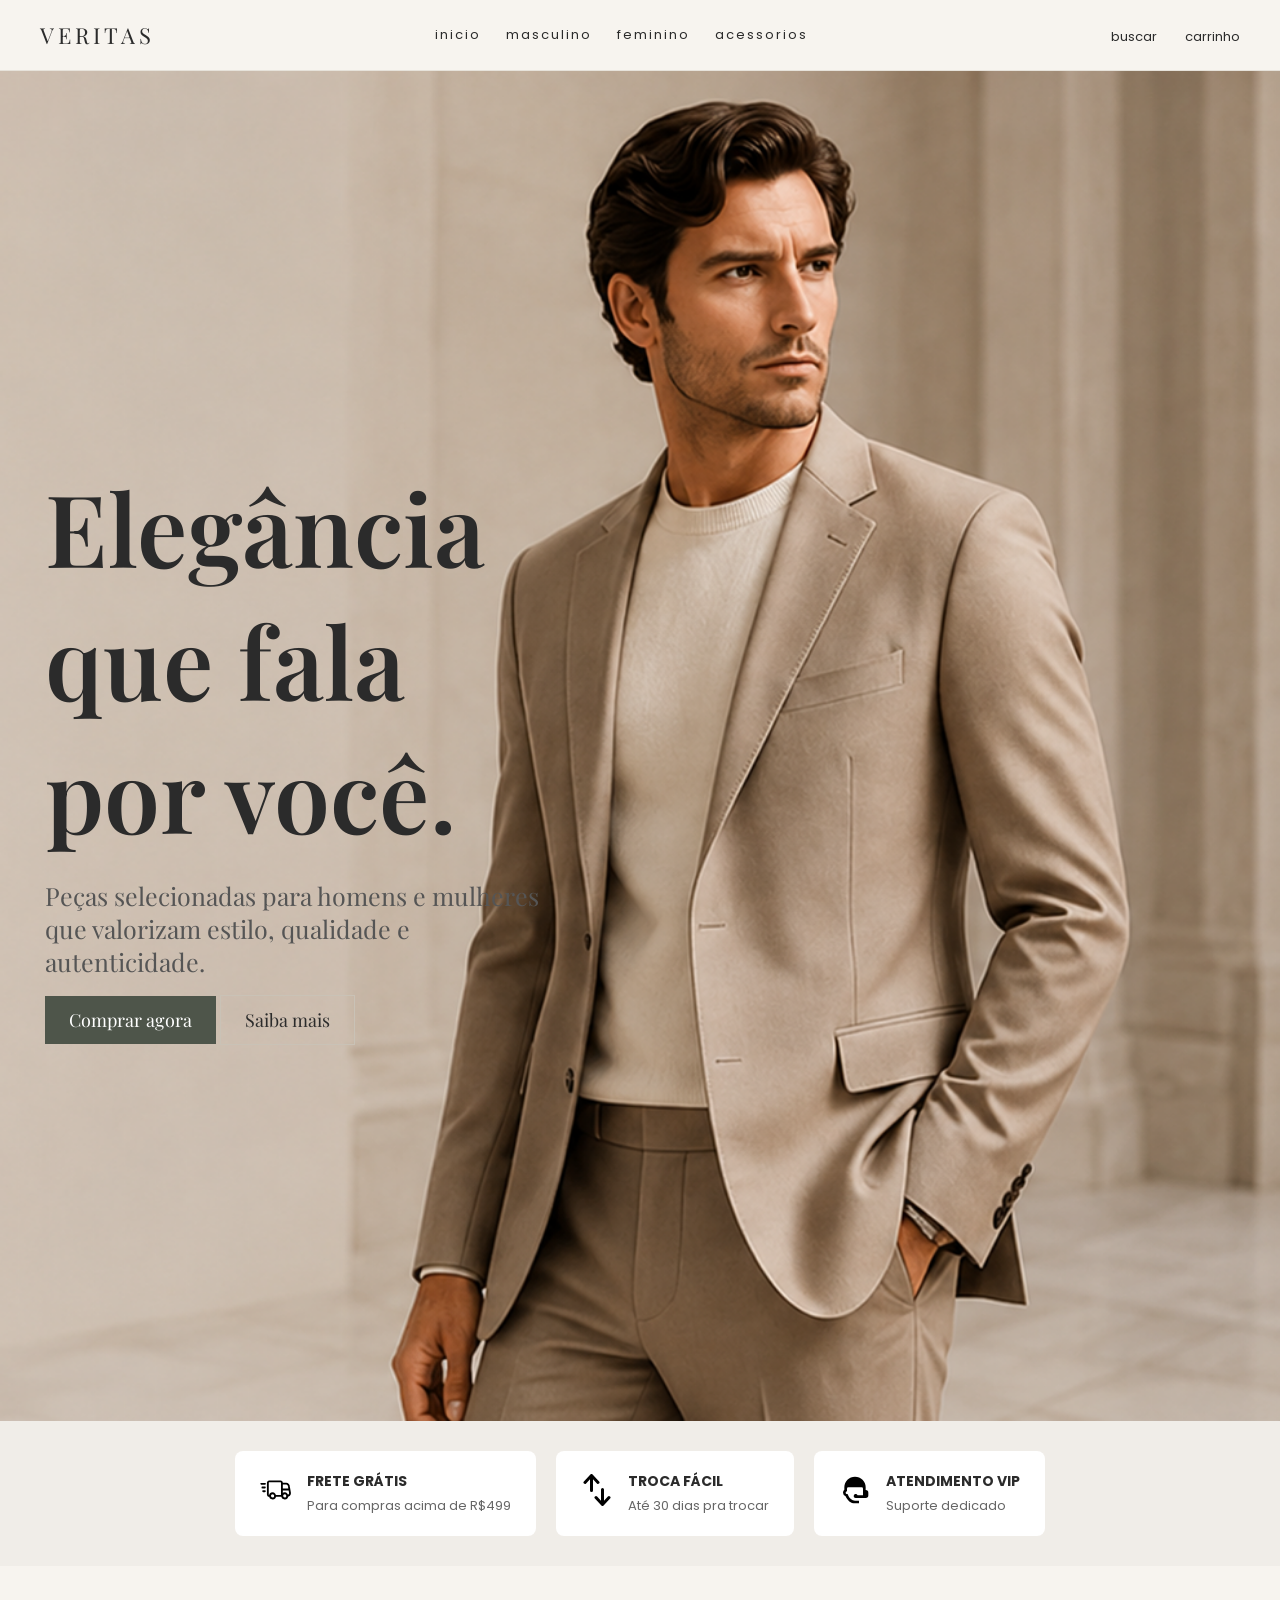
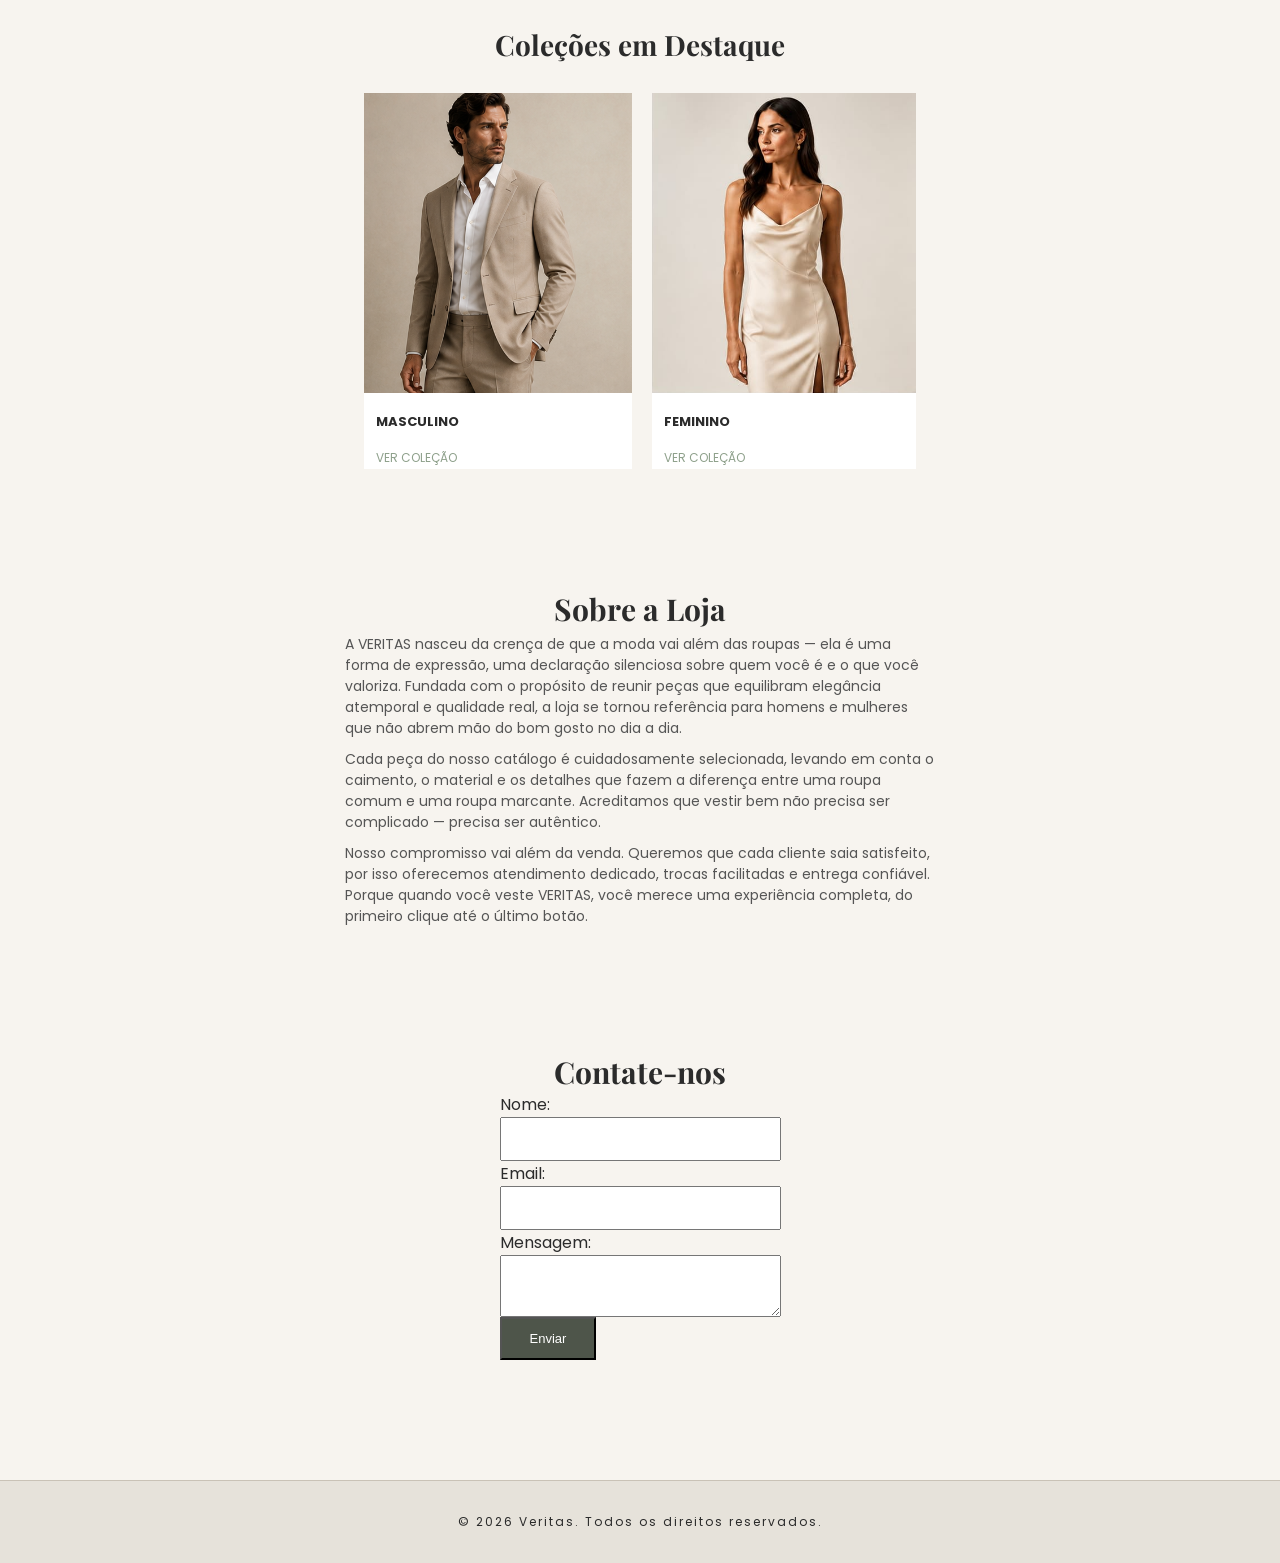
<file: index.html>
<!DOCTYPE html>
<html lang="en">

<head>
    <meta charset="UTF-8">
    <meta name="viewport" content="width=device-width, initial-scale=1.0">
    <title>Veritas</title>
    <link rel="stylesheet" href="assents/css/indexstyle.css">
</head>

<body>

    <header>
        <a href="index.html" class="logo">VERITAS</a>
        <nav>
            <a href="index.html">inicio</a>
            <a href="catalogo.html">masculino</a>
            <a href="catalogo.html">feminino</a>
            <a href="catalogo.html">acessorios</a>
        </nav>
        <div class="header-icones">
            <a href="#">buscar</a>
            <a href="carrinho.html">carrinho</a>
        </div>
    </header>

    <main>

        <section class="hero">
            <div class="hero-content">
                <h1>Elegância que fala por você.</h1>
                <p>Peças selecionadas para homens e mulheres que valorizam estilo, qualidade e autenticidade.</p>
                <div class="hero-botoes">
                    <a href="#" class="btn-primario">Comprar agora</a>
                    <a href="#" class="btn-secundario">Saiba mais</a>
                </div>
            </div>
        </section>

        <section class="beneficios">
            <div class="beneficio-item">
                <div class="beneficio-icone"><img src="assents/icons/frete.svg" alt="Frete grátis"></div>
                <div>
                    <h3>Frete grátis</h3>
                    <p>Para compras acima de R$499</p>
                </div>
            </div>
            <div class="beneficio-item">
                <div class="beneficio-icone"><img src="assents/icons/swap.svg" alt="Troca fácil"></div>
                <div>
                    <h3>Troca fácil</h3>
                    <p>Até 30 dias pra trocar</p>
                </div>
            </div>
            <div class="beneficio-item">
                <div class="beneficio-icone"><img src="assents/icons/support.svg" alt="Atendimento VIP"></div>
                <div>
                    <h3>Atendimento VIP</h3>
                    <p>Suporte dedicado</p>
                </div>
            </div>
        </section>

        <section class="colecoes">
            <h2>Coleções em Destaque</h2>
            <div class="colecoes-cards">
                <div class="colecao-card">
                    <img src="assents/images/colMasc.png" alt="Coleção Masculina">
                    <h3>MASCULINO</h3>
                    <a href="#">VER COLEÇÃO</a>
                </div>
                <div class="colecao-card">
                    <img src="assents/images/colFem.png" alt="Coleção Feminina">
                    <h3>FEMININO</h3>
                    <a href="#">VER COLEÇÃO</a>
                </div>
            </div>
        </section>

        <section class="sobre">
            <h2>Sobre a Loja</h2>
            <p>A VERITAS nasceu da crença de que a moda vai além das roupas — ela é uma forma de expressão, uma declaração silenciosa sobre quem você é e o que você valoriza. Fundada com o propósito de reunir peças que equilibram elegância atemporal e qualidade real, a loja se tornou referência para homens e mulheres que não abrem mão do bom gosto no dia a dia.</p>
            <p>Cada peça do nosso catálogo é cuidadosamente selecionada, levando em conta o caimento, o material e os detalhes que fazem a diferença entre uma roupa comum e uma roupa marcante. Acreditamos que vestir bem não precisa ser complicado — precisa ser autêntico.</p>
            <p>Nosso compromisso vai além da venda. Queremos que cada cliente saia satisfeito, por isso oferecemos atendimento dedicado, trocas facilitadas e entrega confiável. Porque quando você veste VERITAS, você merece uma experiência completa, do primeiro clique até o último botão.</p>
        
          </section>

        <section class="contato">
            <h2>Contate-nos</h2>
            <form action="#" method="post">
                <label for="name">Nome:</label>
                <input type="text" id="name" name="name" required>
                <label for="email">Email:</label>
                <input type="email" id="email" name="email" required>
                <label for="message">Mensagem:</label>
                <textarea id="message" name="message" required></textarea>
                <button type="submit">Enviar</button>
            </form>
        </section>

    </main>

    <footer>
        <p>&copy; 2026 Veritas. Todos os direitos reservados.</p>
    </footer>

    <script src="assents/js/index.js"></script>
</body>
</html>
</file>
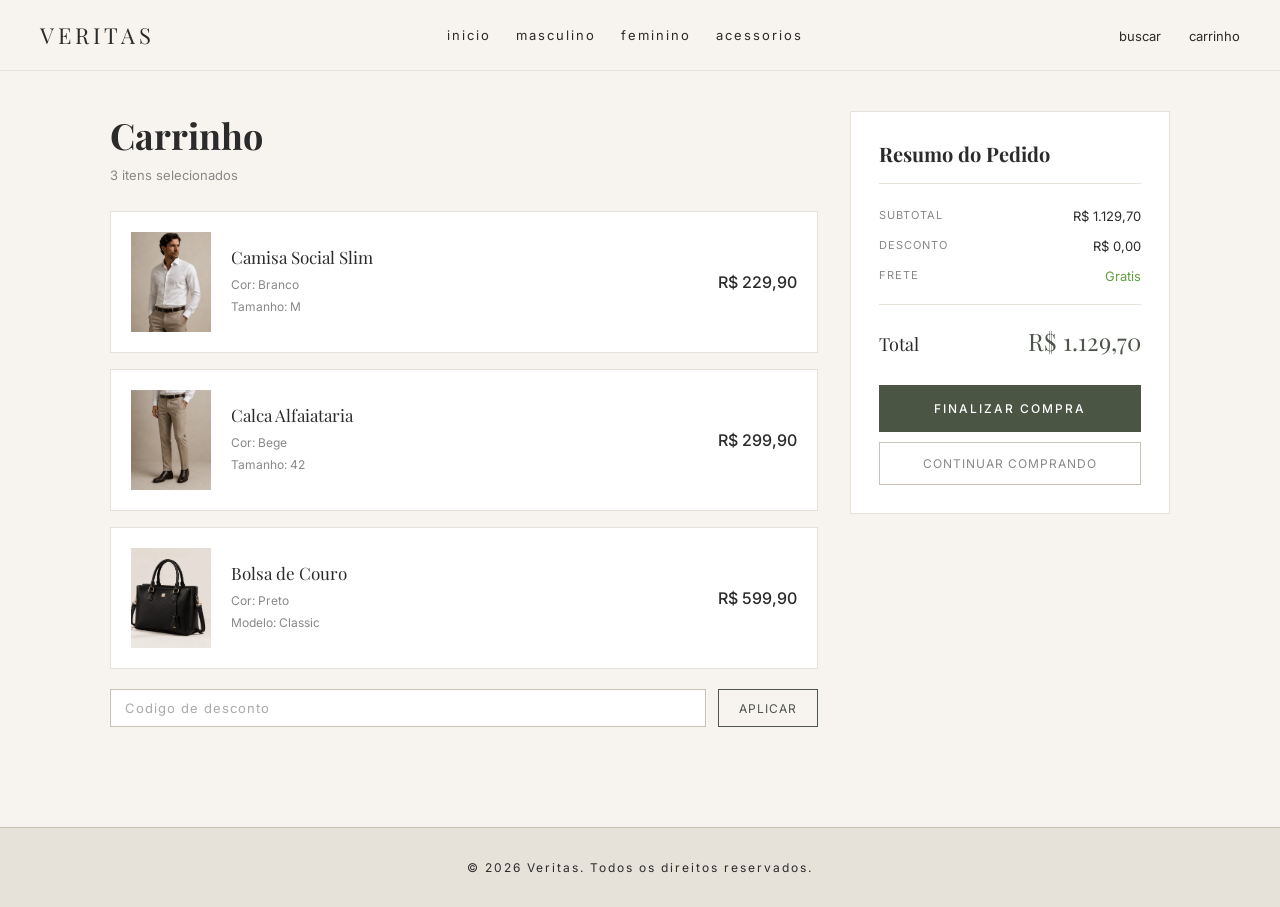
<file: carrinho.html>
<!DOCTYPE html>
<html lang="pt-BR">

<head>
    <meta charset="UTF-8">
    <meta name="viewport" content="width=device-width, initial-scale=1.0">
    <title>VERITAS — Carrinho</title>
    <link rel="stylesheet" href="assents/css/carrinhostyle.css">
</head>

<body>


    <header>
        <a href="index.html" class="logo">VERITAS</a>
        <nav>
            <a href="index.html">inicio</a>
            <a href="catalogo.html">masculino</a>
            <a href="catalogo.html">feminino</a>
            <a href="catalogo.html">acessorios</a>
        </nav>
        <div class="header-icones">
            <a href="#">buscar</a>
            <a href="carrinho.html">carrinho</a>
        </div>
    </header>


    <div class="container">


        <div class="coluna-esquerda">

            <h1>Carrinho</h1>
            <p class="subtitulo">3 itens selecionados</p>


            <div class="item">
                <div class="item-foto">
                    <img src="assents/images/camisa.jpeg" alt="Camisa Social Slim">
                </div>
                <div class="item-info">
                    <div class="item-nome">Camisa Social Slim</div>
                    <div class="item-detalhe">
                        Cor: Branco<br>
                        Tamanho: M
                    </div>
                </div>
                <div class="item-preco">R$ 229,90</div>
            </div>


            <div class="item">
                <div class="item-foto">
                    <img src="assents/images/calça.jpeg" alt="Calca Alfaiataria">
                </div>
                <div class="item-info">
                    <div class="item-nome">Calca Alfaiataria</div>
                    <div class="item-detalhe">
                        Cor: Bege<br>
                        Tamanho: 42
                    </div>
                </div>
                <div class="item-preco">R$ 299,90</div>
            </div>


            <div class="item">
                <div class="item-foto">
                    <img src="assents/images/bolsa.jpeg" alt="Bolsa de Couro">
                </div>
                <div class="item-info">
                    <div class="item-nome">Bolsa de Couro</div>
                    <div class="item-detalhe">
                        Cor: Preto<br>
                        Modelo: Classic
                    </div>
                </div>
                <div class="item-preco">R$ 599,90</div>
            </div>


            <div class="cupom">
                <input type="text" placeholder="Codigo de desconto">
                <button class="btn-cupom">Aplicar</button>
            </div>

        </div>


        <div class="coluna-direita">
            <div class="resumo">

                <h2>Resumo do Pedido</h2>

                <div class="resumo-linha">
                    <span class="label">Subtotal</span>
                    <span class="valor">R$ 1.129,70</span>
                </div>

                <div class="resumo-linha">
                    <span class="label">Desconto</span>
                    <span class="valor">R$ 0,00</span>
                </div>

                <div class="resumo-linha">
                    <span class="label">Frete</span>
                    <span class="valor-frete">Gratis</span>
                </div>

                <hr class="divisor">

                <div class="total-linha">
                    <span class="total-label">Total</span>
                    <span class="total-valor">R$ 1.129,70</span>
                </div>

                <button class="btn-finalizar">Finalizar Compra</button>
                <button class="btn-continuar">Continuar Comprando</button>

            </div>
        </div>

    </div>
    <footer>
        <p>&copy; 2026 Veritas. Todos os direitos reservados.</p>
    </footer>
</body>

</html>
</file>
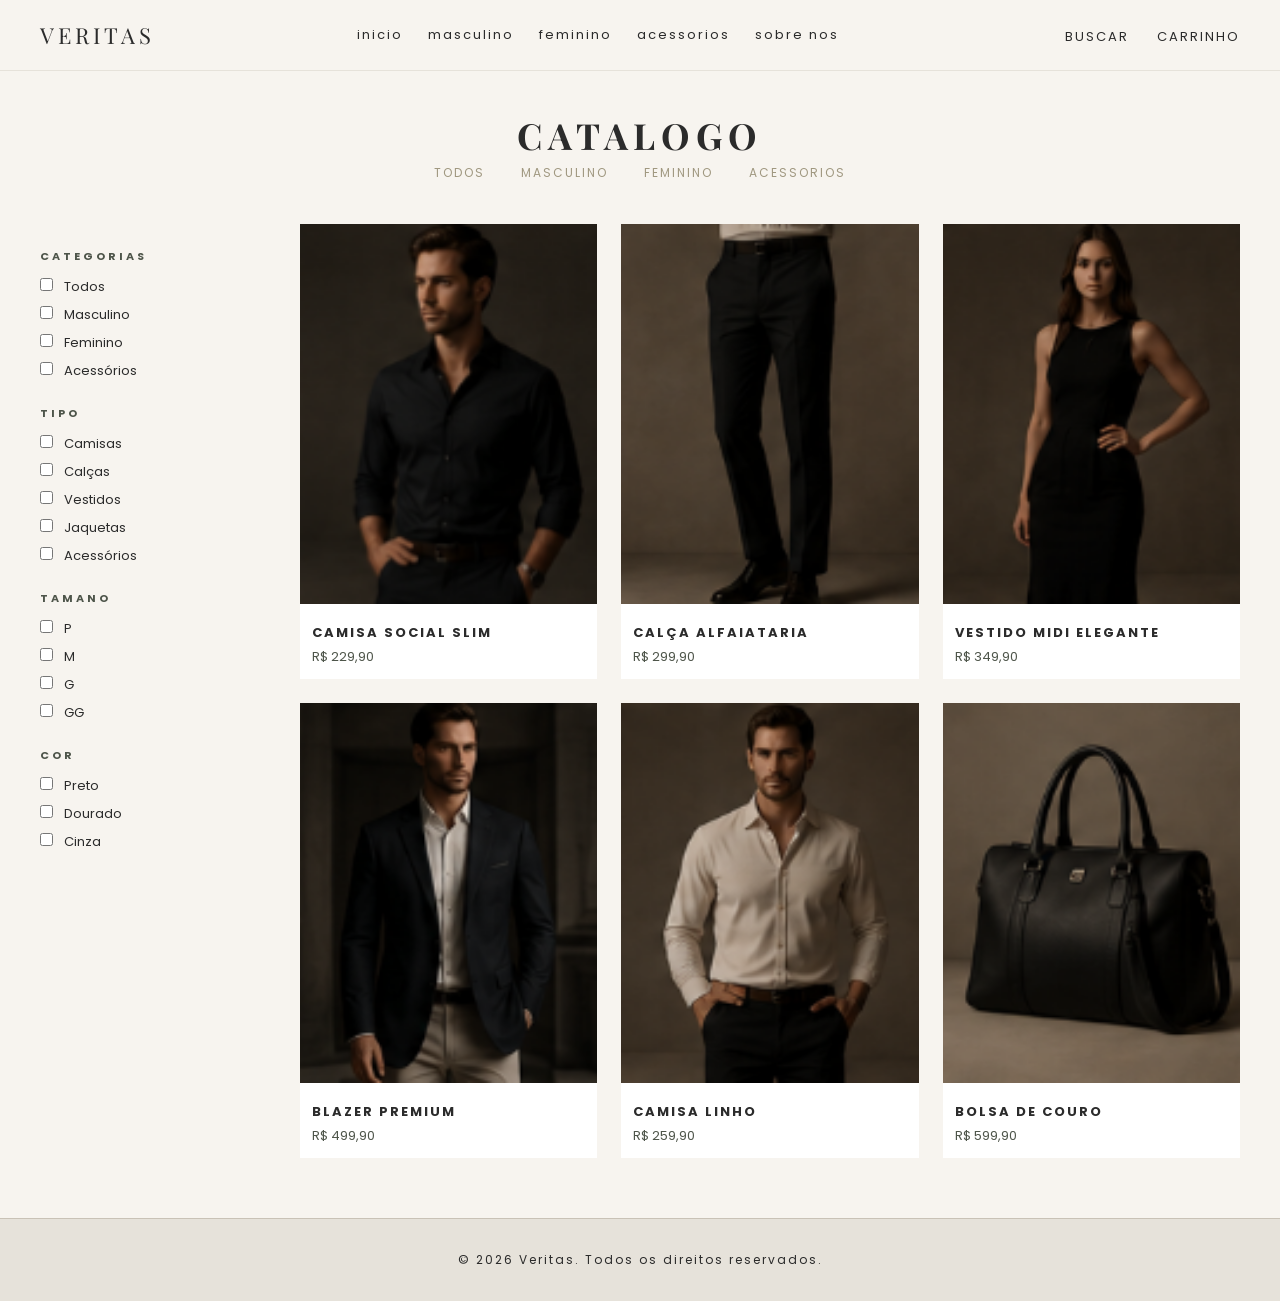
<file: catalogo.html>
<!DOCTYPE html>
<html lang="pt-br">
<head>
    <meta charset="UTF-8">
    <meta name="viewport" content="width=device-width, initial-scale=1.0">
    <title>Veritas</title>
    <link rel="stylesheet" href="assents/css/catalogostyle.css">
</head>
<body>
    <header>

        <a href="index.html" class="logo">VERITAS</a>
        <nav>
            <a href="index.html" class="inicio">inicio</a>
            <a href="catalogo.html" class="masculino">masculino</a>
            <a href="catalogo.html" class="feminino">feminino</a>
            <a href="catalogo.html" class="acessorios">acessorios</a>
            <a href="" class="sobre-nos">sobre nos</a>
        </nav>

        <div class="header-icones">
            <a href="#">buscar</a>
            <a href="carrinho.html">carrinho</a>

        </div>

    </header>

    <main>
        <div class="catalogo-topo">
            <h1>CATALOGO</h1>
            <a href="#" class="todos aba" data-categoria="todos">todos</a>
            <a href="#" class="masculino aba" data-categoria="masculino">masculino</a>
            <a href="#" class="feminino aba" data-categoria="feminino">feminino</a>
            <a href="#" class="acessorios aba" data-categoria="acessorios">acessorios</a>
        </div>

        <div class="catalogo-corpo">
            <aside>
                <h3>CATEGORIAS</h3>
                    <label><input type="checkbox"> Todos</label>
                    <label><input type="checkbox"> Masculino</label>
                    <label><input type="checkbox"> Feminino</label>
                    <label><input type="checkbox"> Acessórios</label>

                <h3>TIPO</h3>
                    <label><input type="checkbox" data-tipo="camisas"> Camisas</label>
                    <label><input type="checkbox" data-tipo="calcas"> Calças</label>
                    <label><input type="checkbox" data-tipo="vestidos"> Vestidos</label>
                    <label><input type="checkbox" data-tipo="jaquetas"> Jaquetas</label>
                    <label><input type="checkbox" data-tipo="acessorios"> Acessórios</label>

                <h3>TAMANO</h3>
                    <label><input type="checkbox"> P</label>
                    <label><input type="checkbox"> M</label>
                    <label><input type="checkbox"> G</label>
                    <label><input type="checkbox"> GG</label>

                <h3>COR</h3>
                    <label><input type="checkbox"> Preto</label>
                    <label><input type="checkbox"> Dourado</label>
                    <label><input type="checkbox"> Cinza</label>                
            </aside>
        

        <div class="produtos-corpo">
            <div class="card masculino camisas">
                <img src="assents/images/camisa-social-slim.jpg.png" alt="CAMISA SOCIAL SLIM">
                <h3>CAMISA SOCIAL SLIM</h3>
                <p>R$ 229,90</p>
            </div>

            <div class="card masculino calças">
                <img src="assents/images/calça-alfaiataria.jpg.png" alt="CALÇA ALFAIATARIA">
                <h3>CALÇA ALFAIATARIA</h3>
                <p>R$ 299,90</p>
            </div>

             <div class="card feminino vestidos">
                <img src="assents/images/vestido-midi-elegante.jpg.png" alt="VESTIDO MIDI ELEGANTE">
                <h3>VESTIDO MIDI ELEGANTE</h3>
                <p>R$ 349,90</p>
            </div>

             <div class="card masculino jaquetas">
                <img src="assents/images/blazer-premium.jpg.png" alt="BLAZER PREMIUM">
                <h3>BLAZER PREMIUM</h3>
                <p>R$ 499,90</p>
            </div>

             <div class="card masculino camisas">
                <img src="assents/images/camisa-linho.jpg.png" alt="CAMISA LINHO">
                <h3>CAMISA LINHO</h3>
                <p>R$ 259,90</p>
            </div>

             <div class="card acessorios">
                <img src="assents/images/bolsa-de-couro.jpg.png" alt="BOLSA DE COURO">
                <h3>BOLSA DE COURO</h3>
                <p>R$ 599,90</p>
            </div>

        </div>


    </main>

    <footer>
  <p>&copy; 2026 Veritas. Todos os direitos reservados.</p>
</footer>
<script src="assents/js/catalogo.js"></script>    
</body>
</html>
</file>
<file: assents/css/indexstyle.css>
@import url('https://fonts.googleapis.com/css2?family=Playfair+Display:wght@400;700&family=Poppins:wght@300;400;500&display=swap');

* {
  margin: 0;
  padding: 0;
  box-sizing: border-box;
}

body {
  background-color: #F7F4EF;
  color: #2B2B2B;
  font-family: 'Poppins', sans-serif;
}

header {
  position: sticky;
  top: 0;
  z-index: 1000;
  background-color: #F7F4EF;
  display: flex;
  justify-content: space-between;
  align-items: center;
  padding: 20px 40px;
  border-bottom: 1px solid #E6E2DA;
}

.logo {
  font-family: 'Playfair Display', serif;
  font-size: 22px;
  color: #2B2B2B;
  text-decoration: none;
  letter-spacing: 4px;
}

nav {
  display: flex;
  gap: 25px;
}

nav a {
  color: #2B2B2B;
  text-decoration: none;
  font-size: 13px;
  letter-spacing: 2px;
}

nav a:hover {
  color: #4E554A;
}

.header-icones a {
  color: #2B2B2B;
  text-decoration: none;
  font-size: 13px;
  margin-left: 24px;
}

.hero {
  font-family: Playfair Display;
  height: 150vh;
  background-image: url("../images/teste.png"); 
  background-size: cover;
  background-position: right center;
  background-repeat: no-repeat;
  display: flex;
  align-items: center;
  padding: 45px;
}

.hero-content {
  max-width: 500px;
}

.hero-content h1 {
  font-size: 100px;
  margin-bottom: 20px;
  font-weight:600;
}

.hero-content p {
  font-size: 25px;
  margin-bottom: 30px;
  color: #555;
}

.btn-primario {
  padding: 12px 24px;
  background: #4E554A;
  color: white;
  text-decoration: none;
  font-size: 18px;
}

.btn-secundario {
  padding: 12px 24px;
  border: 1px solid #C9C2B6;
  color: #2B2B2B;
  text-decoration: none;
  font-size: 18px;
}

.header-rolado {
  background-color: #e8e4de;
  box-shadow: 0 2px 8px rgba(0, 0, 0, 0.08);
  transition: all 0.3s ease;
}

#btn-topo {
  position: fixed;
  bottom: 30px;
  right: 30px;
  background: #4E554A;
  color: white;
  border: none;
  padding: 12px 16px;
  font-size: 18px;
  cursor: pointer;
}

.form-sucesso {
  color: #4E554A;
  font-size: 15px;
  text-align: center;
  padding: 20px;
}

.beneficios {
  display: flex;
  justify-content: center;
  gap: 20px;
  padding: 30px 40px;
  background: #F0EDE8;
}

.beneficio-item {
  display: flex;
  align-items: center;
  gap: 15px;
  background: white;
  padding: 20px 25px;
  border-radius: 8px;
}

.beneficio-icone img {
  width: 32px;
  height: 32px;
}

.beneficio-item h3 {
  font-size: 14px;
  text-transform: uppercase;
  margin-bottom: 4px;
}

.beneficio-item p {
  font-size: 13px;
  color: #666;
}



.colecoes {
  display: flex;
  flex-direction: column;
  align-items: center;
  padding: 60px 40px;
}

.colecoes h2 {
  font-family: 'Playfair Display', serif;
  font-size: 28px;
    margin-bottom: 30px;
}
.colecoes-cards {
  display: flex;
  gap: 20px;
  
}
.colecao-card {
  background: white;
  cursor: pointer;
}

.colecao-card img {
  width: 100%;
  height: 300px;
}

.colecao-card h3 {
  font-size: 13px;
  padding: 12px 12px;
}

.colecao-card a {
  padding: 0 12px;
  font-size: 12px;
  color: #8FA18C;
  text-decoration: none;
}

.sobre {
  display: flex;
  flex-direction: column;
  align-items: center;
  padding: 60px 40px;
}

.sobre h2 {
  font-family: 'Playfair Display', serif;
  font-size: 30px;
}

.sobre p {
  padding: 5px;
  font-size: 14px;
  color: #555;
  max-width: 600px;
}

.contato {
  display: flex;
  flex-direction: column;
  align-items: center;
  padding: 60px 40px;
}

.contato h2 {
  font-family: 'Playfair Display', serif;
  font-size: 30px;
}

.contato input,


.contato textarea {
  width: 100%;
  padding: 10px;
  font-family: 'Poppins', sans-serif;
  color: #2B2B2B;
  display: flex;
}

.contato button {
  padding: 12px 28px;
  background: #4E554A;
  color: white;
  font-size: 13px;
  cursor: pointer;
}

footer {
  background-color: #E6E2DA;
  text-align: center;
  padding: 32px;
  margin-top: 60px;
  border-top: 1px solid #C9C2B6;
  font-size: 12px;
  color: #2B2B2B;
  letter-spacing: 2px;
}
</file>
<file: assents/css/carrinhostyle.css>
@import url('https://fonts.googleapis.com/css2?family=Playfair+Display:wght@400;700&family=Inter:wght@300;400;500&display=swap');


* {
    margin: 0;
    padding: 0;
    box-sizing: border-box;
}


body {
    background-color: #F7F4EF;
    color: #2B2B2B;
    font-family: 'Inter', sans-serif;
}


header {
  background-color: #F7F4EF;
  display: flex;
  justify-content: space-between;
  align-items: center;
  padding: 20px 40px;
  border-bottom: 1px solid #E6E2DA;
}

.logo {
  font-family: 'Playfair Display', serif;
  font-size: 22px;
  color: #2B2B2B;
  text-decoration: none;
  letter-spacing: 4px;
}

nav {
  display: flex;
  gap: 25px;
}

nav a {
  color: #2B2B2B;
  text-decoration: none;
  font-size: 13px;
  letter-spacing: 2px;
}

nav a:hover {
  color: #4E554A;
}

.header-icones a {
  color: #2B2B2B;
  text-decoration: none;
  font-size: 13px;
  margin-left: 24px;
}

.container {
    max-width: 1100px;
    margin: 0 auto;
    padding: 40px 20px;
    display: flex;
    gap: 32px;
}


h1 {
    font-family: 'Playfair Display', serif;
    font-size: 36px;
    color: #2B2B2B;
    margin-bottom: 8px;
}

.subtitulo {
    font-size: 13px;
    color: #888;
    margin-bottom: 28px;
}


.coluna-esquerda {
    flex: 1;
}


.item {
    background-color: #FFFFFF;
    border: 1px solid #E6E2DA;
    padding: 20px;
    margin-bottom: 16px;
    display: flex;
    gap: 20px;
    align-items: center;
}

.item-foto {
    width: 80px;
    height: 100px;
    background-color: #E6E2DA;
    flex-shrink: 0;
    overflow: hidden;
}

.item-foto img {
    width: 100%;
    height: 100%;
    object-fit: cover;
}

.item-info {
    flex: 1;
}

.item-nome {
    font-family: 'Playfair Display', serif;
    font-size: 17px;
    color: #2B2B2B;
    margin-bottom: 6px;
}

.item-detalhe {
    font-size: 12px;
    color: #888;
    line-height: 1.8;
}

.item-preco {
    font-size: 16px;
    color: #2B2B2B;
    font-weight: 500;
    min-width: 90px;
    text-align: right;
}



.cupom {
    display: flex;
    gap: 12px;
    margin-top: 20px;
}

.cupom input {
    flex: 1;
    background: #FFFFFF;
    border: 1px solid #C9C2B6;
    color: #2B2B2B;
    padding: 10px 14px;
    font-family: 'Inter', sans-serif;
    font-size: 13px;
    outline: none;
}

.cupom input:focus {
    border-color: #4E554A;
}

.cupom input::placeholder {
    color: #AAAAAA;
    letter-spacing: 1px;
}

.btn-cupom {
    padding: 10px 20px;
    background: transparent;
    border: 1px solid #4E554A;
    color: #4E554A;
    font-family: 'Inter', sans-serif;
    font-size: 12px;
    letter-spacing: 1px;
    text-transform: uppercase;
    cursor: pointer;
}

.btn-cupom:hover {
    background-color: #4E554A;
    color: #FFFFFF;
}


.coluna-direita {
    width: 320px;
    flex-shrink: 0;
}

.resumo {
    background-color: #FFFFFF;
    border: 1px solid #E6E2DA;
    padding: 28px;
}

.resumo h2 {
    font-family: 'Playfair Display', serif;
    font-size: 20px;
    color: #2B2B2B;
    margin-bottom: 24px;
    padding-bottom: 16px;
    border-bottom: 1px solid #E6E2DA;
}

.resumo-linha {
    display: flex;
    justify-content: space-between;
    margin-bottom: 14px;
    font-size: 13px;
}

.resumo-linha .label {
    color: #888;
    text-transform: uppercase;
    letter-spacing: 1px;
    font-size: 11px;
}

.resumo-linha .valor {
    color: #2B2B2B;
}

.frete-gratis {
    color: #4E554A !important;
    font-weight: 500;
}
.valor-frete {
  color: #619f3f;
}

.divisor {
    border: none;
    border-top: 1px solid #E6E2DA;
    margin: 20px 0;
}

.total-linha {
    display: flex;
    justify-content: space-between;
    align-items: baseline;
    margin-bottom: 28px;
}

.total-linha .total-label {
    font-family: 'Playfair Display', serif;
    font-size: 18px;
    color: #2B2B2B;
}

.total-linha .total-valor {
    font-family: 'Playfair Display', serif;
    font-size: 24px;
    color: #4E554A;
}


.btn-finalizar {
    width: 100%;
    padding: 16px;
    background-color: #4a5544;
    border: none;
    color: #FFFFFF;
    font-family: 'Inter', sans-serif;
    font-size: 12px;
    font-weight: 500;
    letter-spacing: 2px;
    text-transform: uppercase;
    cursor: pointer;
    margin-bottom: 10px;
}

.btn-finalizar:hover {
    background-color: #3a3f37;
}

.btn-continuar {
    width: 100%;
    padding: 13px;
    background: transparent;
    border: 1px solid #C9C2B6;
    color: #888;
    font-family: 'Inter', sans-serif;
    font-size: 12px;
    letter-spacing: 1px;
    text-transform: uppercase;
    cursor: pointer;
}

.btn-continuar:hover {
    border-color: #4E554A;
    color: #4E554A;
}

footer {
  background-color: #E6E2DA;
  text-align: center;
  padding: 32px;
  margin-top: 60px;
  border-top: 1px solid #C9C2B6;
  font-size: 12px;
  color: #2B2B2B;
  letter-spacing: 2px;
}
</file>
<file: assents/css/catalogostyle.css>
@import url('https://fonts.googleapis.com/css2?family=Playfair+Display:wght@400;700&family=Poppins:wght@300;400;500&display=swap');

* {
    margin: 0;
    padding: 0;
    box-sizing: border-box;
}

body {
    background-color: #F7F4EF;
    color: #2B2B2B;
    font-family: 'poppins', sans-serif;
}

header {
  background-color: #F7F4EF;
  display: flex;
  justify-content: space-between;
  align-items: center;
  padding: 20px 40px;
  border-bottom: 1px solid #E6E2DA;
}

.logo {
  font-family: 'Playfair Display', serif;
  font-size: 22px;
  color: #2B2B2B;
  text-decoration: none;
  letter-spacing: 4px;
}

nav {
  display: flex;
  gap: 25px;
}

nav a {
  color: #2B2B2B;
  text-decoration: none;
  font-size: 13px;
  letter-spacing: 2px;
}

nav a:hover {
  color: #4E554A;
}

.header-icones a {
  color: #2B2B2B;
  text-decoration: none;
  font-size: 13px;
  margin-left: 24px;
}

.catalogo-topo{
    text-align: center;
    padding: 40px;
}

.catalogo-topo h1 {
    font-family: 'Playfair Display', serif;
    font-size: 36px;
    letter-spacing: 6px;
    color: #2B2B2B;
}

.catalogo-corpo {
    display: flex;
    padding: 0px 40px;
    gap: 40px;
}

.produtos-corpo {
    flex: 1;
    display: grid;
    grid-template-columns: repeat(3, 1fr);
    gap: 24px;
}

.card {
  background-color: #FFFFFF;
  cursor: pointer;
}

.card img {
  width: 100%;
  height: 380px;
  object-fit: cover;
}

.card h3 {
  font-size: 13px;
  letter-spacing: 2px;
  padding: 12px 12px 4px;
  color: #2B2B2B;
}

.card p {
  font-size: 13px;
  color: #4E554A;
  padding: 0 12px 12px;
}

aside {
  width: 220px;
  flex-shrink: 0;
}

aside h3 {
  font-size: 11px;
  letter-spacing: 3px;
  color: #4E554A;
  text-transform: uppercase;
  margin-bottom: 12px;
  margin-top: 24px;
}

aside input {
  accent-color: #D4AF37;
  margin-right: 8px;
}

label {
    display: block;
    font-size: 13px;
    color: 2B2B2B;
    margin-bottom: 8px;
    cursor: pointer;
} 

.catalogo-topo a {
  color: #A09880;
  text-decoration: none;
  font-size: 12px;
  letter-spacing: 2px;
  text-transform: uppercase;
  margin: 0 16px;
  padding-bottom: 4px;
}

.catalogo-topo a:hover {
  color: #D4AF37;
  border-bottom: 1px solid #D4AF37;
}

.header-icones a {
  color: #2B2B2B;
  text-decoration: none;
  font-size: 13px;
  letter-spacing: 2px;
  text-transform: uppercase;
  margin-left: 24px;
}

.header-icones a :hover{
  color: #4E554A;
}

footer {
  background-color: #E6E2DA;;
  text-align: center;
  padding: 32px;
  margin-top: 60px;
  border-top: 1px solid #C9C2B6;;
  font-size: 12px;
  color: #2B2B2B;
  letter-spacing: 2px;
}
</file>
